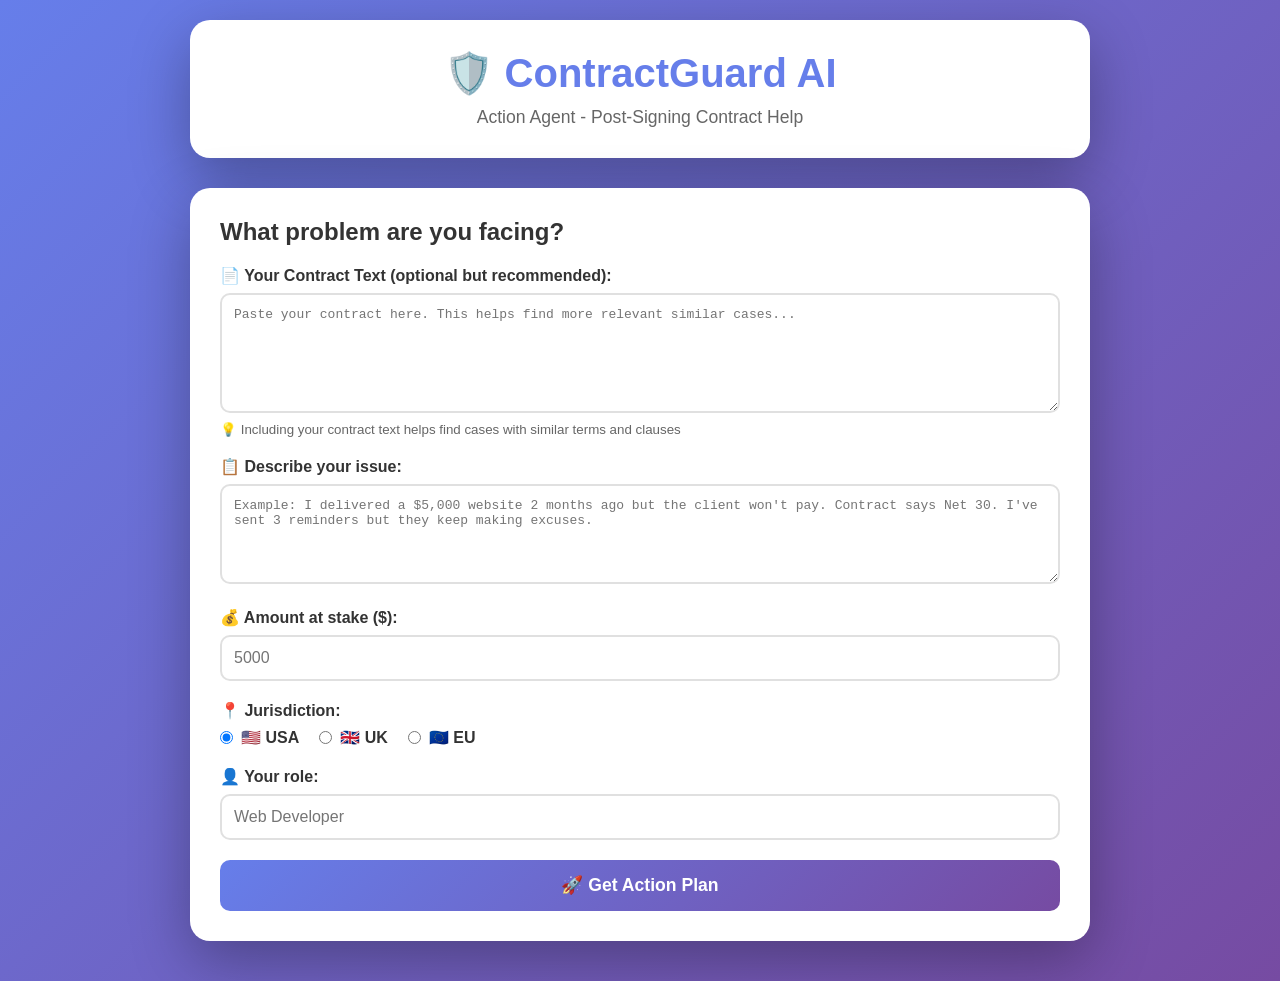
<file: src/frontend/action_agent_test.html>
<!DOCTYPE html>
<html lang="en">
<head>
    <meta charset="UTF-8">
    <meta name="viewport" content="width=device-width, initial-scale=1.0">
    <title>ContractGuard AI - Action Agent Test</title>
    <style>
        * {
            margin: 0;
            padding: 0;
            box-sizing: border-box;
        }

        body {
            font-family: -apple-system, BlinkMacSystemFont, 'Segoe UI', Roboto, Oxygen, Ubuntu, Cantarell, sans-serif;
            background: linear-gradient(135deg, #667eea 0%, #764ba2 100%);
            min-height: 100vh;
            padding: 20px;
        }

        .container {
            max-width: 900px;
            margin: 0 auto;
        }

        .header {
            background: white;
            padding: 30px;
            border-radius: 20px;
            box-shadow: 0 20px 60px rgba(0,0,0,0.3);
            margin-bottom: 30px;
            text-align: center;
        }

        h1 {
            color: #667eea;
            font-size: 2.5em;
            margin-bottom: 10px;
        }

        .subtitle {
            color: #666;
            font-size: 1.1em;
        }

        .card {
            background: white;
            padding: 30px;
            border-radius: 20px;
            box-shadow: 0 20px 60px rgba(0,0,0,0.3);
            margin-bottom: 20px;
        }

        .form-group {
            margin-bottom: 20px;
        }

        label {
            display: block;
            margin-bottom: 8px;
            color: #333;
            font-weight: 600;
        }

        input, textarea, select {
            width: 100%;
            padding: 12px;
            border: 2px solid #e0e0e0;
            border-radius: 10px;
            font-size: 1em;
            transition: border-color 0.3s;
        }

        input:focus, textarea:focus, select:focus {
            outline: none;
            border-color: #667eea;
        }

        textarea {
            min-height: 100px;
            resize: vertical;
        }

        .radio-group {
            display: flex;
            gap: 20px;
            flex-wrap: wrap;
        }

        .radio-option {
            display: flex;
            align-items: center;
            gap: 8px;
        }

        .radio-option input[type="radio"] {
            width: auto;
        }

        button {
            background: linear-gradient(135deg, #667eea 0%, #764ba2 100%);
            color: white;
            padding: 15px 40px;
            border: none;
            border-radius: 10px;
            font-size: 1.1em;
            font-weight: 600;
            cursor: pointer;
            transition: transform 0.2s, box-shadow 0.2s;
            width: 100%;
        }

        button:hover {
            transform: translateY(-2px);
            box-shadow: 0 10px 30px rgba(102, 126, 234, 0.4);
        }

        button:active {
            transform: translateY(0);
        }

        button:disabled {
            opacity: 0.6;
            cursor: not-allowed;
        }

        .loading {
            display: none;
            text-align: center;
            padding: 30px;
        }

        .loading.active {
            display: block;
        }

        .spinner {
            border: 4px solid #f3f3f3;
            border-top: 4px solid #667eea;
            border-radius: 50%;
            width: 50px;
            height: 50px;
            animation: spin 1s linear infinite;
            margin: 0 auto 20px;
        }

        @keyframes spin {
            0% { transform: rotate(0deg); }
            100% { transform: rotate(360deg); }
        }

        .results {
            display: none;
        }

        .results.active {
            display: block;
        }

        .result-section {
            margin-bottom: 30px;
            padding: 20px;
            background: #f8f9fa;
            border-radius: 10px;
            border-left: 4px solid #667eea;
        }

        .result-section h3 {
            color: #667eea;
            margin-bottom: 15px;
            font-size: 1.3em;
        }

        .case-card {
            background: white;
            padding: 15px;
            margin-bottom: 10px;
            border-radius: 8px;
            border-left: 3px solid #10b981;
        }

        .case-title {
            font-weight: 600;
            color: #333;
            margin-bottom: 5px;
        }

        .case-summary {
            color: #666;
            font-size: 0.95em;
            margin-bottom: 8px;
        }

        .case-link {
            color: #667eea;
            text-decoration: none;
            font-size: 0.9em;
        }

        .case-link:hover {
            text-decoration: underline;
        }

        .action-list {
            list-style: none;
            padding: 0;
        }

        .action-list li {
            padding: 10px;
            margin-bottom: 8px;
            background: white;
            border-radius: 6px;
            border-left: 3px solid #f59e0b;
        }

        .evidence-list {
            list-style: none;
            padding: 0;
        }

        .evidence-list li {
            padding: 8px;
            margin-bottom: 5px;
            background: white;
            border-radius: 6px;
        }

        .badge {
            display: inline-block;
            padding: 4px 12px;
            border-radius: 20px;
            font-size: 0.85em;
            font-weight: 600;
            margin-right: 8px;
        }

        .badge-success {
            background: #d1fae5;
            color: #065f46;
        }

        .badge-warning {
            background: #fef3c7;
            color: #92400e;
        }

        .badge-info {
            background: #dbeafe;
            color: #1e40af;
        }

        .assessment-box {
            background: linear-gradient(135deg, #667eea 0%, #764ba2 100%);
            color: white;
            padding: 20px;
            border-radius: 10px;
            margin-bottom: 20px;
        }

        .assessment-box h3 {
            color: white;
            margin-bottom: 10px;
        }
    </style>
</head>
<body>
    <div class="container">
        <div class="header">
            <h1>🛡️ ContractGuard AI</h1>
            <p class="subtitle">Action Agent - Post-Signing Contract Help</p>
        </div>

        <div class="card">
            <h2 style="margin-bottom: 20px; color: #333;">What problem are you facing?</h2>
            
            <form id="actionForm">
                <div class="form-group">
                    <label for="contract">📄 Your Contract Text (optional but recommended):</label>
                    <textarea 
                        id="contract"
                        placeholder="Paste your contract here. This helps find more relevant similar cases..."
                        style="min-height: 120px;"
                    ></textarea>
                    <small style="color: #666; display: block; margin-top: 5px;">
                        💡 Including your contract text helps find cases with similar terms and clauses
                    </small>
                </div>

                <div class="form-group">
                    <label for="issue">📋 Describe your issue:</label>
                    <textarea 
                        id="issue" 
                        required
                        placeholder="Example: I delivered a $5,000 website 2 months ago but the client won't pay. Contract says Net 30. I've sent 3 reminders but they keep making excuses."
                    ></textarea>
                </div>

                <div class="form-group">
                    <label for="amount">💰 Amount at stake ($):</label>
                    <input 
                        type="number" 
                        id="amount" 
                        required
                        placeholder="5000"
                        min="0"
                        step="0.01"
                    >
                </div>

                <div class="form-group">
                    <label>📍 Jurisdiction:</label>
                    <div class="radio-group">
                        <div class="radio-option">
                            <input type="radio" id="usa" name="jurisdiction" value="usa" checked>
                            <label for="usa" style="margin-bottom: 0;">🇺🇸 USA</label>
                        </div>
                        <div class="radio-option">
                            <input type="radio" id="uk" name="jurisdiction" value="uk">
                            <label for="uk" style="margin-bottom: 0;">🇬🇧 UK</label>
                        </div>
                        <div class="radio-option">
                            <input type="radio" id="eu" name="jurisdiction" value="eu">
                            <label for="eu" style="margin-bottom: 0;">🇪🇺 EU</label>
                        </div>
                    </div>
                </div>

                <div class="form-group">
                    <label for="role">👤 Your role:</label>
                    <input 
                        type="text" 
                        id="role" 
                        required
                        placeholder="Web Developer"
                    >
                </div>

                <button type="submit">🚀 Get Action Plan</button>
            </form>
        </div>

        <div class="card loading" id="loading">
            <div class="spinner"></div>
            <h3>Analyzing your situation...</h3>
            <p>Searching for similar cases, generating action plan, and finding resources...</p>
        </div>

        <div class="card results" id="results">
            <div class="assessment-box" id="assessment">
                <h3>📊 Overall Assessment</h3>
                <p id="assessmentText"></p>
                <p id="recommendationText" style="margin-top: 10px;"></p>
                <p id="nextStepText" style="margin-top: 10px; font-weight: 600;"></p>
            </div>

            <div class="result-section">
                <h3>📚 Similar Cases Found</h3>
                <div id="similarCases"></div>
            </div>

            <div class="result-section">
                <h3>📋 Your Action Plan</h3>
                
                <h4 style="margin-top: 20px; color: #ef4444;">⏰ Immediate Actions (Next 24 hours)</h4>
                <ul class="action-list" id="immediateActions"></ul>

                <h4 style="margin-top: 20px; color: #f59e0b;">📅 Short-term Actions (Next 7 days)</h4>
                <ul class="action-list" id="shortTermActions"></ul>

                <h4 style="margin-top: 20px; color: #667eea;">🎯 Long-term Actions (Next 30 days)</h4>
                <ul class="action-list" id="longTermActions"></ul>

                <div style="margin-top: 20px; display: flex; gap: 20px; flex-wrap: wrap;">
                    <div>
                        <span class="badge badge-info">Duration</span>
                        <span id="duration"></span>
                    </div>
                    <div>
                        <span class="badge badge-warning">Cost</span>
                        <span id="cost"></span>
                    </div>
                    <div>
                        <span class="badge badge-success">Success Rate</span>
                        <span id="successProb"></span>
                    </div>
                </div>
            </div>

            <div class="result-section">
                <h3>📝 Evidence Checklist</h3>
                <p style="margin-bottom: 15px; color: #666;">Collect these within <strong id="evidenceDeadline"></strong>:</p>
                
                <h4 style="margin-bottom: 10px; color: #ef4444;">Critical Evidence</h4>
                <ul class="evidence-list" id="criticalEvidence"></ul>

                <h4 style="margin-top: 15px; margin-bottom: 10px; color: #f59e0b;">Supporting Evidence</h4>
                <ul class="evidence-list" id="supportingEvidence"></ul>

                <div style="margin-top: 20px; padding: 15px; background: #fef3c7; border-radius: 8px;">
                    <h4 style="color: #92400e; margin-bottom: 10px;">💡 Tips</h4>
                    <ul id="evidenceTips" style="color: #92400e; padding-left: 20px;"></ul>
                </div>
            </div>

            <div class="result-section">
                <h3>⚖️ Legal Resources</h3>
                
                <div style="background: #667eea; color: white; padding: 15px; border-radius: 8px; margin-bottom: 15px;">
                    <h4 style="color: white; margin-bottom: 8px;">Recommended Path</h4>
                    <p style="font-size: 1.1em; font-weight: 600;" id="recommendedPath"></p>
                    <p style="margin-top: 5px; opacity: 0.9;" id="pathReason"></p>
                </div>

                <h4>🏛️ Small Claims Court</h4>
                <div style="padding: 15px; background: white; border-radius: 8px; margin-bottom: 15px;">
                    <p><strong>Filing Fee:</strong> <span id="filingFee"></span></p>
                    <p><strong>Process Time:</strong> <span id="processTime"></span></p>
                    <p><a href="#" id="courtWebsite" class="case-link" target="_blank">Visit Court Website →</a></p>
                </div>

                <h4>🆓 Free Legal Aid</h4>
                <div id="legalAid" style="margin-bottom: 15px;"></div>

                <h4>👨‍⚖️ Lawyer Referral</h4>
                <div id="lawyerReferral"></div>
            </div>

            <button onclick="window.location.reload()" style="margin-top: 20px;">
                🔄 Analyze Another Issue
            </button>
        </div>
    </div>

    <script>
        document.getElementById('actionForm').addEventListener('submit', async (e) => {
            e.preventDefault();

            // Get form data
            const contract = document.getElementById('contract').value;
            const issue = document.getElementById('issue').value;
            const amount = parseFloat(document.getElementById('amount').value);
            const jurisdiction = document.querySelector('input[name="jurisdiction"]:checked').value;
            const role = document.getElementById('role').value;

            // Show loading
            document.getElementById('actionForm').parentElement.style.display = 'none';
            document.getElementById('loading').classList.add('active');

            try {
                // Call API (simulated for now)
                const result = await analyzeIssue(contract, issue, amount, jurisdiction, role);

                // Hide loading
                document.getElementById('loading').classList.remove('active');

                // Show results
                displayResults(result);
                document.getElementById('results').classList.add('active');

            } catch (error) {
                alert('Error: ' + error.message);
                document.getElementById('loading').classList.remove('active');
                document.getElementById('actionForm').parentElement.style.display = 'block';
            }
        });

        async function analyzeIssue(contract, issue, amount, jurisdiction, role) {
            // For now, call local Python script
            // In production, this would call your API Gateway endpoint
            
            const response = await fetch('/api/action-agent/analyze', {
                method: 'POST',
                headers: {'Content-Type': 'application/json'},
                body: JSON.stringify({
                    contract_text: contract,
                    issue_description: issue,
                    amount_at_stake: amount,
                    jurisdiction: jurisdiction,
                    freelancer_info: {role: role}
                })
            });

            if (!response.ok) {
                throw new Error('Analysis failed');
            }

            return await response.json();
        }

        function displayResults(result) {
            // Overall Assessment
            document.getElementById('assessmentText').textContent = result.overall_assessment.assessment;
            document.getElementById('recommendationText').textContent = '✅ ' + result.overall_assessment.recommendation;
            document.getElementById('nextStepText').textContent = '👉 Next Step: ' + result.overall_assessment.next_immediate_step;

            // Similar Cases
            const casesHtml = result.similar_cases.similar_cases.map(c => `
                <div class="case-card">
                    <div class="case-title">${c.title}</div>
                    <div class="case-summary">${c.summary}</div>
                    <a href="${c.source_url}" class="case-link" target="_blank">Read more →</a>
                </div>
            `).join('');
            document.getElementById('similarCases').innerHTML = casesHtml || '<p>No similar cases found</p>';

            // Action Plan
            const plan = result.action_plan;
            document.getElementById('immediateActions').innerHTML = plan.immediate_actions.map(a => `<li>${a}</li>`).join('');
            document.getElementById('shortTermActions').innerHTML = plan.short_term_actions.map(a => `<li>${a}</li>`).join('');
            document.getElementById('longTermActions').innerHTML = plan.long_term_actions.map(a => `<li>${a}</li>`).join('');
            document.getElementById('duration').textContent = plan.estimated_duration;
            document.getElementById('cost').textContent = plan.estimated_cost;
            document.getElementById('successProb').textContent = plan.success_probability;

            // Evidence Checklist
            const evidence = result.evidence_checklist;
            document.getElementById('evidenceDeadline').textContent = evidence.deadline;
            document.getElementById('criticalEvidence').innerHTML = evidence.critical_evidence.map(e => `<li>${e}</li>`).join('');
            document.getElementById('supportingEvidence').innerHTML = evidence.supporting_evidence.map(e => `<li>${e}</li>`).join('');
            document.getElementById('evidenceTips').innerHTML = evidence.tips.map(t => `<li>${t}</li>`).join('');

            // Legal Resources
            const resources = result.legal_resources;
            document.getElementById('recommendedPath').textContent = resources.recommended_path.toUpperCase();
            document.getElementById('pathReason').textContent = resources.recommendation_reason;
            document.getElementById('filingFee').textContent = resources.small_claims_info.filing_fee;
            document.getElementById('processTime').textContent = resources.small_claims_info.process_time;
            document.getElementById('courtWebsite').href = resources.small_claims_info.court_website;

            const legalAidHtml = resources.free_legal_aid.map(l => `
                <div style="padding: 10px; background: white; border-radius: 6px; margin-bottom: 8px;">
                    <strong>${l.name}</strong><br>
                    <a href="${l.url}" class="case-link" target="_blank">${l.url}</a><br>
                    <small style="color: #666;">${l.eligibility}</small>
                </div>
            `).join('');
            document.getElementById('legalAid').innerHTML = legalAidHtml;

            const lawyerHtml = resources.lawyer_referral.map(l => `
                <div style="padding: 10px; background: white; border-radius: 6px; margin-bottom: 8px;">
                    <strong>${l.name}</strong><br>
                    ${l.url ? `<a href="${l.url}" class="case-link" target="_blank">${l.url}</a><br>` : ''}
                    <small style="color: #666;">Cost: ${l.cost || l.note}</small>
                </div>
            `).join('');
            document.getElementById('lawyerReferral').innerHTML = lawyerHtml;
        }
    </script>
</body>
</html>
</file>
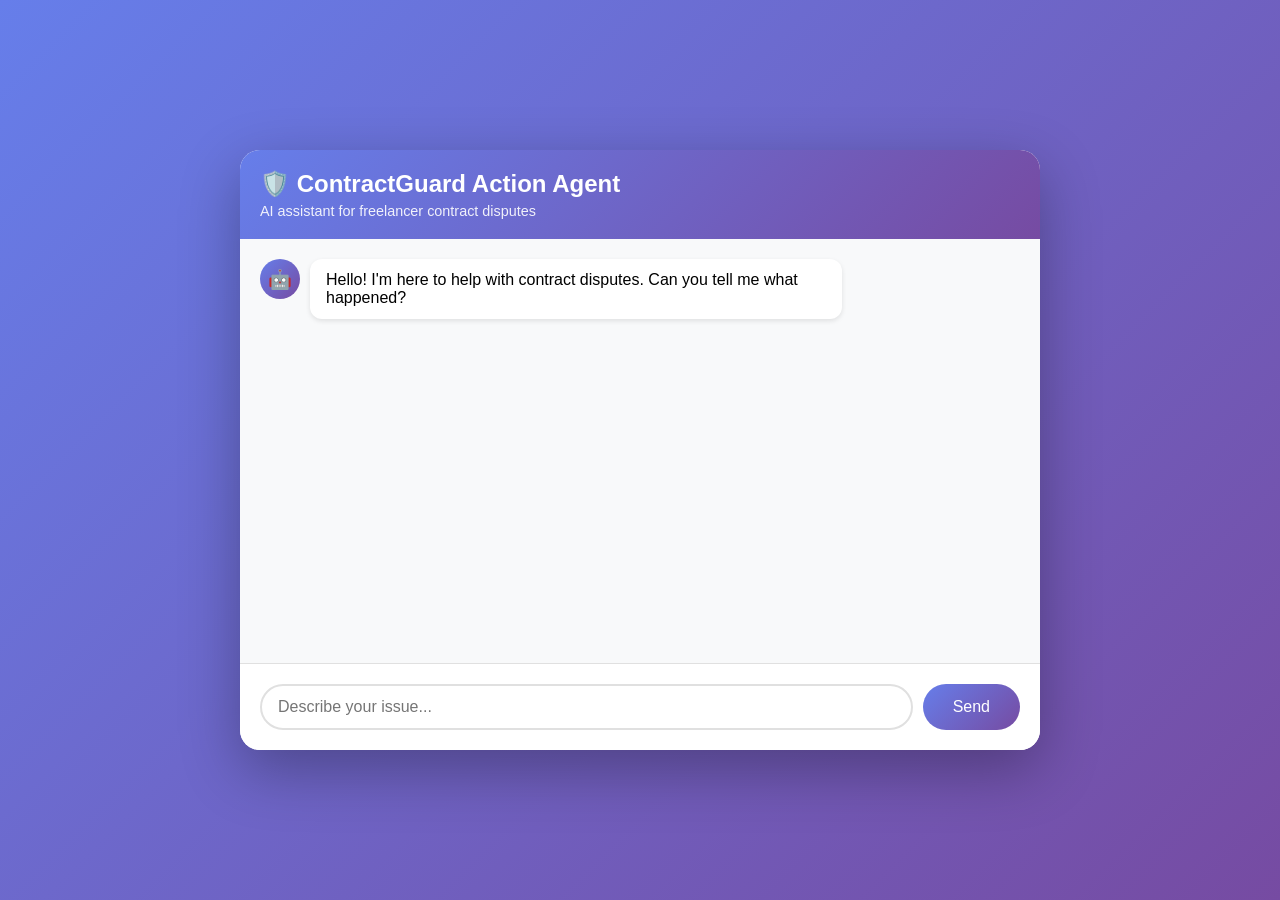
<file: src/frontend/chat.html>
<!DOCTYPE html>
<html lang="en">
<head>
    <meta charset="UTF-8">
    <meta name="viewport" content="width=device-width, initial-scale=1.0">
    <title>Action Agent Chat</title>
    <style>
        * {
            margin: 0;
            padding: 0;
            box-sizing: border-box;
        }

        body {
            font-family: -apple-system, BlinkMacSystemFont, 'Segoe UI', Roboto, sans-serif;
            background: linear-gradient(135deg, #667eea 0%, #764ba2 100%);
            min-height: 100vh;
            padding: 20px;
            display: flex;
            justify-content: center;
            align-items: center;
        }

        .chat-container {
            background: white;
            border-radius: 20px;
            box-shadow: 0 20px 60px rgba(0,0,0,0.3);
            max-width: 800px;
            width: 100%;
            height: 600px;
            display: flex;
            flex-direction: column;
        }

        .chat-header {
            background: linear-gradient(135deg, #667eea 0%, #764ba2 100%);
            color: white;
            padding: 20px;
            border-radius: 20px 20px 0 0;
        }

        .chat-header h1 {
            font-size: 1.5em;
            margin-bottom: 5px;
        }

        .chat-header p {
            opacity: 0.9;
            font-size: 0.9em;
        }

        .chat-messages {
            flex: 1;
            overflow-y: auto;
            padding: 20px;
            background: #f8f9fa;
        }

        .message {
            margin-bottom: 15px;
            display: flex;
            gap: 10px;
        }

        .message.user {
            flex-direction: row-reverse;
        }

        .message-avatar {
            width: 40px;
            height: 40px;
            border-radius: 50%;
            display: flex;
            align-items: center;
            justify-content: center;
            font-size: 1.2em;
            flex-shrink: 0;
        }

        .message.agent .message-avatar {
            background: linear-gradient(135deg, #667eea 0%, #764ba2 100%);
        }

        .message.user .message-avatar {
            background: #e0e0e0;
        }

        .message-content {
            background: white;
            padding: 12px 16px;
            border-radius: 12px;
            max-width: 70%;
            box-shadow: 0 2px 5px rgba(0,0,0,0.1);
        }

        .message.user .message-content {
            background: #667eea;
            color: white;
        }

        .chat-input-container {
            padding: 20px;
            border-top: 1px solid #e0e0e0;
            background: white;
            border-radius: 0 0 20px 20px;
        }

        .chat-input-form {
            display: flex;
            gap: 10px;
        }

        .chat-input {
            flex: 1;
            padding: 12px 16px;
            border: 2px solid #e0e0e0;
            border-radius: 25px;
            font-size: 1em;
            outline: none;
            transition: border-color 0.3s;
        }

        .chat-input:focus {
            border-color: #667eea;
        }

        .chat-send-btn {
            background: linear-gradient(135deg, #667eea 0%, #764ba2 100%);
            color: white;
            border: none;
            padding: 12px 30px;
            border-radius: 25px;
            font-size: 1em;
            cursor: pointer;
            transition: transform 0.2s;
        }

        .chat-send-btn:hover {
            transform: translateY(-2px);
        }

        .chat-send-btn:disabled {
            opacity: 0.5;
            cursor: not-allowed;
        }

        .typing-indicator {
            display: none;
            padding: 12px 16px;
            background: white;
            border-radius: 12px;
            max-width: fit-content;
        }

        .typing-indicator.active {
            display: block;
        }

        .typing-indicator span {
            height: 8px;
            width: 8px;
            background: #667eea;
            border-radius: 50%;
            display: inline-block;
            margin: 0 2px;
            animation: typing 1.4s infinite;
        }

        .typing-indicator span:nth-child(2) {
            animation-delay: 0.2s;
        }

        .typing-indicator span:nth-child(3) {
            animation-delay: 0.4s;
        }

        @keyframes typing {
            0%, 60%, 100% {
                transform: translateY(0);
            }
            30% {
                transform: translateY(-10px);
            }
        }
    </style>
</head>
<body>
    <div class="chat-container">
        <div class="chat-header">
            <h1>🛡️ ContractGuard Action Agent</h1>
            <p>AI assistant for freelancer contract disputes</p>
        </div>

        <div class="chat-messages" id="chatMessages">
            <div class="message agent">
                <div class="message-avatar">🤖</div>
                <div class="message-content">
                    Hello! I'm here to help with contract disputes. Can you tell me what happened?
                </div>
            </div>
        </div>

        <div class="chat-input-container">
            <form class="chat-input-form" id="chatForm">
                <input 
                    type="text" 
                    class="chat-input" 
                    id="chatInput" 
                    placeholder="Describe your issue..."
                    autocomplete="off"
                >
                <button type="submit" class="chat-send-btn" id="sendBtn">Send</button>
            </form>
        </div>
    </div>

    <script>
        const chatMessages = document.getElementById('chatMessages');
        const chatForm = document.getElementById('chatForm');
        const chatInput = document.getElementById('chatInput');
        const sendBtn = document.getElementById('sendBtn');

        // Session ID for conversation memory
        let sessionId = 'session-' + Date.now();

        chatForm.addEventListener('submit', async (e) => {
            e.preventDefault();
            
            const message = chatInput.value.trim();
            if (!message) return;

            // Add user message
            addMessage(message, 'user');
            chatInput.value = '';
            sendBtn.disabled = true;

            // Show typing indicator
            const typing = addTypingIndicator();

            try {
                // Call Bedrock Agent
                const response = await fetch('/api/chat', {
                    method: 'POST',
                    headers: {'Content-Type': 'application/json'},
                    body: JSON.stringify({
                        message: message,
                        sessionId: sessionId
                    })
                });

                const data = await response.json();
                
                // Remove typing indicator
                typing.remove();

                // Add agent response
                addMessage(data.response, 'agent');

            } catch (error) {
                typing.remove();
                addMessage('Sorry, I encountered an error. Please try again.', 'agent');
            } finally {
                sendBtn.disabled = false;
                chatInput.focus();
            }
        });

        function addMessage(text, sender) {
            const messageDiv = document.createElement('div');
            messageDiv.className = `message ${sender}`;
            
            const avatar = document.createElement('div');
            avatar.className = 'message-avatar';
            avatar.textContent = sender === 'user' ? '👤' : '🤖';
            
            const content = document.createElement('div');
            content.className = 'message-content';
            content.textContent = text;
            
            messageDiv.appendChild(avatar);
            messageDiv.appendChild(content);
            chatMessages.appendChild(messageDiv);
            
            chatMessages.scrollTop = chatMessages.scrollHeight;
            return messageDiv;
        }

        function addTypingIndicator() {
            const typingDiv = document.createElement('div');
            typingDiv.className = 'message agent';
            typingDiv.innerHTML = `
                <div class="message-avatar">🤖</div>
                <div class="typing-indicator active">
                    <span></span><span></span><span></span>
                </div>
            `;
            chatMessages.appendChild(typingDiv);
            chatMessages.scrollTop = chatMessages.scrollHeight;
            return typingDiv;
        }
    </script>
</body>
</html>
</file>
